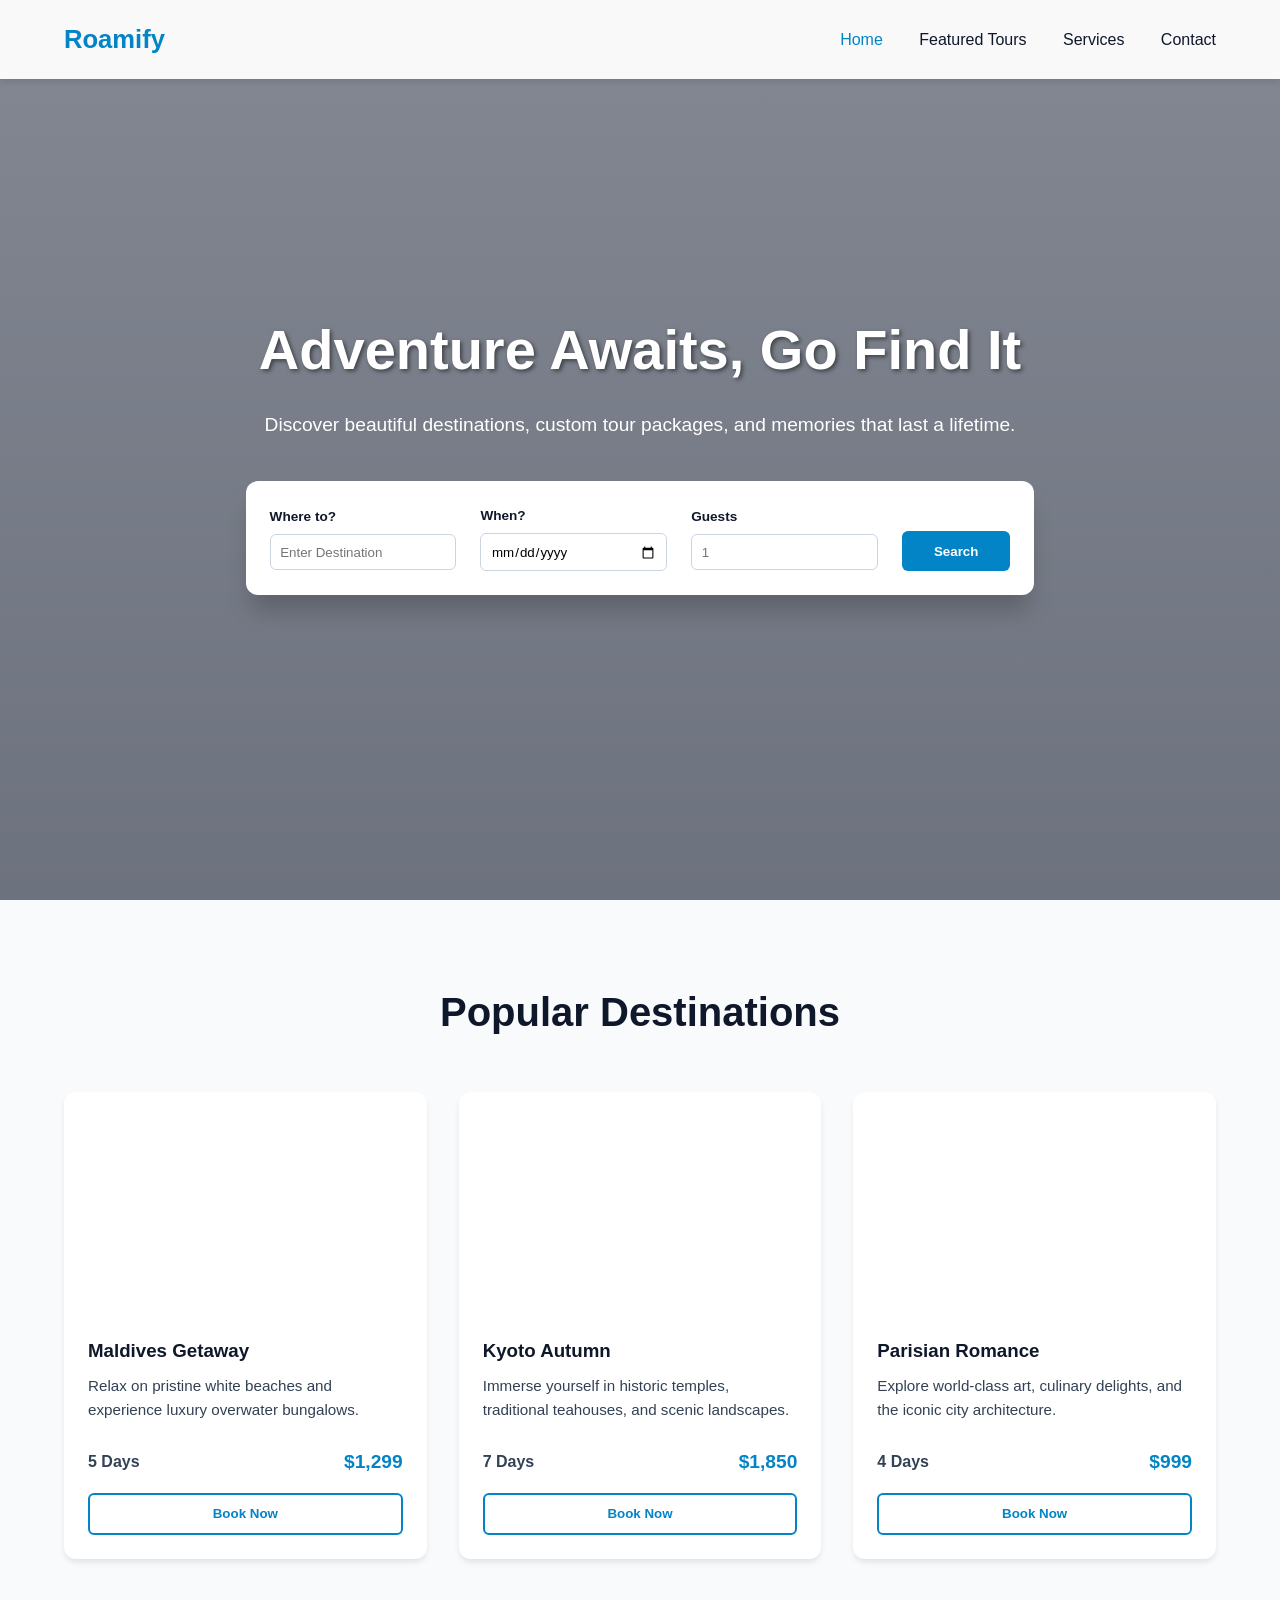
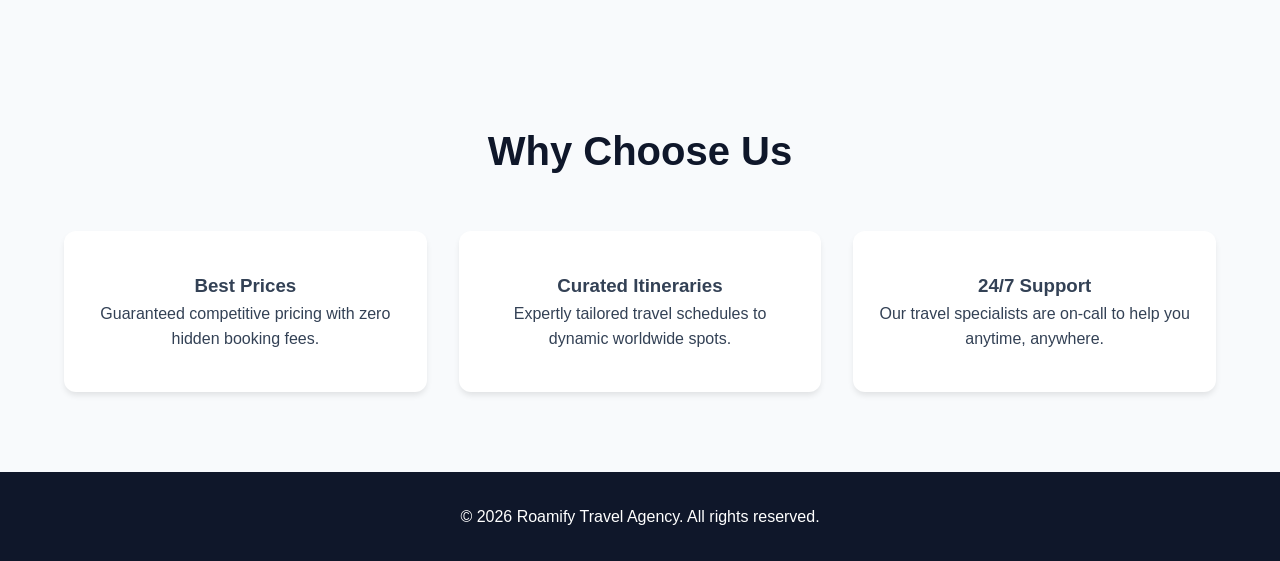
<file: Project/Tour-Travel/index.html>
<!DOCTYPE html>
<html lang="en">
<head>
    <meta charset="UTF-8">
    <meta name="viewport" content="width=device-width, initial-scale=1.0">
    <title>Roamify | Explore The World</title>
    <!-- Font Awesome for Icons -->
    <link rel="stylesheet" href="https://cloudflare.com">
    <link rel="stylesheet" href="index.css">
</head>
<body>

    <!-- Header / Navbar Section -->
    <header class="navbar">
        <div class="logo">
            <i class="fa-solid fa-earth-americas"></i> Roamify
        </div>
        <nav class="nav-links" id="navLinks">
            <a href="#home" class="active">Home</a>
            <a href="#tours">Featured Tours</a>
            <a href="#services">Services</a>
            <a href="#contact">Contact</a>
        </nav>
        <div class="menu-toggle" id="menuToggle">
            <i class="fa-solid fa-bars"></i>
        </div>
    </header>

    <!-- Hero Section -->
    <section id="home" class="hero">
        <div class="hero-content">
            <h1>Adventure Awaits, Go Find It</h1>
            <p>Discover beautiful destinations, custom tour packages, and memories that last a lifetime.</p>
            
            <!-- Booking Form Container -->
            <div class="booking-container">
                <div class="input-group">
                    <label><i class="fa-solid fa-location-dot"></i> Where to?</label>
                    <input type="text" placeholder="Enter Destination">
                </div>
                <div class="input-group">
                    <label><i class="fa-solid fa-calendar-days"></i> When?</label>
                    <input type="date">
                </div>
                <div class="input-group">
                    <label><i class="fa-solid fa-user"></i> Guests</label>
                    <input type="number" min="1" placeholder="1">
                </div>
                <button class="btn-search">Search</button>
            </div>
        </div>
    </section>

    <!-- Featured Tours Section -->
    <section id="tours" class="tours-section">
        <h2 class="section-title">Popular Destinations</h2>
        <div class="tours-grid">
            
            <!-- Card 1 -->
            <div class="tour-card">
                <div class="card-img" style="background-image: url('https://unsplash.com');"></div>
                <div class="card-content">
                    <h3>Maldives Getaway</h3>
                    <p>Relax on pristine white beaches and experience luxury overwater bungalows.</p>
                    <div class="card-meta">
                        <span><i class="fa-solid fa-clock"></i> 5 Days</span>
                        <span class="price">$1,299</span>
                    </div>
                    <button class="btn-book open-modal">Book Now</button>
                </div>
            </div>

            <!-- Card 2 -->
            <div class="tour-card">
                <div class="card-img" style="background-image: url('https://unsplash.com');"></div>
                <div class="card-content">
                    <h3>Kyoto Autumn</h3>
                    <p>Immerse yourself in historic temples, traditional teahouses, and scenic landscapes.</p>
                    <div class="card-meta">
                        <span><i class="fa-solid fa-clock"></i> 7 Days</span>
                        <span class="price">$1,850</span>
                    </div>
                    <button class="btn-book open-modal">Book Now</button>
                </div>
            </div>

            <!-- Card 3 -->
            <div class="tour-card">
                <div class="card-img" style="background-image: url('https://unsplash.com');"></div>
                <div class="card-content">
                    <h3>Parisian Romance</h3>
                    <p>Explore world-class art, culinary delights, and the iconic city architecture.</p>
                    <div class="card-meta">
                        <span><i class="fa-solid fa-clock"></i> 4 Days</span>
                        <span class="price">$999</span>
                    </div>
                    <button class="btn-book open-modal">Book Now</button>
                </div>
            </div>

        </div>
    </section>

    <!-- Services Section -->
    <section id="services" class="services-section">
        <h2 class="section-title">Why Choose Us</h2>
        <div class="services-grid">
            <div class="service-box">
                <i class="fa-solid fa-wallet"></i>
                <h3>Best Prices</h3>
                <p>Guaranteed competitive pricing with zero hidden booking fees.</p>
            </div>
            <div class="service-box">
                <i class="fa-solid fa-route"></i>
                <h3>Curated Itineraries</h3>
                <p>Expertly tailored travel schedules to dynamic worldwide spots.</p>
            </div>
            <div class="service-box">
                <i class="fa-solid fa-headset"></i>
                <h3>24/7 Support</h3>
                <p>Our travel specialists are on-call to help you anytime, anywhere.</p>
            </div>
        </div>
    </section>

    <!-- Booking Modal (Popup) -->
    <div class="modal" id="bookingModal">
        <div class="modal-content">
            <span class="close-modal">&times;</span>
            <h3>Inquire About Your Trip</h3>
            <form id="inquiryForm">
                <input type="text" placeholder="Your Name" required>
                <input type="email" placeholder="Your Email" required>
                <textarea rows="4" placeholder="Special requirements or questions?"></textarea>
                <button type="submit" class="btn-search">Submit Request</button>
            </form>
        </div>
    </div>

    <!-- Footer -->
    <footer>
        <p>&copy; 2026 Roamify Travel Agency. All rights reserved.</p>
    </footer>

    <script src="index.js"></script>
</body>
</html>
</file>
<file: Project/Tour-Travel/index.css>
/* Core Styling Variables & Resets */
:root {
    --primary: #0284c7;
    --dark: #0f172a;
    --light: #f8fafc;
    --text: #334155;
    --shadow: 0 4px 6px -1px rgb(0 0 0 / 0.1);
}

* {
    margin: 0;
    padding: 0;
    box-sizing: border-box;
    font-family: 'Segoe UI', Tahoma, Geneva, Verdana, sans-serif;
    scroll-behavior: smooth;
}

body {
    background-color: var(--light);
    color: var(--text);
    line-height: 1.6;
}

/* Navbar */
.navbar {
    position: fixed;
    top: 0;
    width: 100%;
    background: rgba(255, 255, 255, 0.95);
    display: flex;
    justify-content: space-between;
    align-items: center;
    padding: 1.2rem 5%;
    box-shadow: var(--shadow);
    z-index: 1000;
}

.navbar .logo {
    font-size: 1.6rem;
    font-weight: 700;
    color: var(--primary);
}

.nav-links a {
    text-decoration: none;
    color: var(--dark);
    margin-left: 2rem;
    font-weight: 500;
    transition: color 0.3s;
}

.nav-links a:hover, .nav-links a.active {
    color: var(--primary);
}

.menu-toggle {
    display: none;
    font-size: 1.5rem;
    cursor: pointer;
}

/* Hero Section */
.hero {
    height: 100vh;
    background: linear-gradient(rgba(15, 23, 42, 0.5), rgba(15, 23, 42, 0.6)), 
                url('https://unsplash.com') no-repeat center center/cover;
    display: flex;
    align-items: center;
    justify-content: center;
    text-align: center;
    color: white;
    padding: 0 1rem;
}

.hero-content h1 {
    font-size: 3.5rem;
    margin-bottom: 1rem;
    text-shadow: 2px 2px 4px rgba(0,0,0,0.5);
}

.hero-content p {
    font-size: 1.2rem;
    margin-bottom: 2.5rem;
}

/* Search Booking Container */
.booking-container {
    background: white;
    padding: 1.5rem;
    border-radius: 12px;
    display: flex;
    flex-wrap: wrap;
    gap: 1.5rem;
    justify-content: center;
    align-items: center;
    max-width: 900px;
    margin: 0 auto;
    box-shadow: 0 20px 25px -5px rgb(0 0 0 / 0.2);
}

.input-group {
    display: flex;
    flex-direction: column;
    align-items: flex-start;
    flex: 1;
    min-width: 180px;
}

.input-group label {
    color: var(--dark);
    font-size: 0.85rem;
    font-weight: 600;
    margin-bottom: 0.4rem;
}

.input-group input {
    width: 100%;
    padding: 0.6rem;
    border: 1px solid #cbd5e1;
    border-radius: 6px;
    outline: none;
}

.btn-search {
    background: var(--primary);
    color: white;
    padding: 0.8rem 2rem;
    border: none;
    border-radius: 6px;
    font-weight: 600;
    cursor: pointer;
    align-self: flex-end;
    transition: background 0.3s;
}

.btn-search:hover {
    background: #0369a1;
}

/* Sections Configuration */
.tours-section, .services-section {
    padding: 5rem 5%;
}

.section-title {
    text-align: center;
    font-size: 2.5rem;
    color: var(--dark);
    margin-bottom: 3rem;
}

/* Tours Grid & Cards */
.tours-grid {
    display: grid;
    grid-template-columns: repeat(auto-fit, minmax(300px, 1fr));
    gap: 2rem;
}

.tour-card {
    background: white;
    border-radius: 12px;
    overflow: hidden;
    box-shadow: var(--shadow);
    transition: transform 0.3s;
}

.tour-card:hover {
    transform: translateY(-5px);
}

.card-img {
    height: 220px;
    background-size: cover;
    background-position: center;
}

.card-content {
    padding: 1.5rem;
}

.card-content h3 {
    margin-bottom: 0.5rem;
    color: var(--dark);
}

.card-content p {
    font-size: 0.95rem;
    margin-bottom: 1.5rem;
}

.card-meta {
    display: flex;
    justify-content: space-between;
    align-items: center;
    margin-bottom: 1rem;
    font-weight: 600;
}

.card-meta .price {
    color: var(--primary);
    font-size: 1.2rem;
}

.btn-book {
    width: 100%;
    padding: 0.7rem;
    background: transparent;
    border: 2px solid var(--primary);
    color: var(--primary);
    font-weight: 600;
    border-radius: 6px;
    cursor: pointer;
    transition: all 0.3s;
}

.btn-book:hover {
    background: var(--primary);
    color: white;
}

/* Services section */
.services-grid {
    display: grid;
    grid-template-columns: repeat(auto-fit, minmax(250px, 1fr));
    gap: 2rem;
    text-align: center;
}

.service-box {
    background: white;
    padding: 2.5rem 1.5rem;
    border-radius: 12px;
    box-shadow: var(--shadow);
}

.service-box i {
    font-size: 2.5rem;
    color: var(--primary);
    margin-bottom: 1rem;
}

/* Modal Window styling */
.modal {
    display: none;
    position: fixed;
    top: 0;
    left: 0;
    width: 100%;
    height: 100%;
    background: rgba(0,0,0,0.6);
    z-index: 2000;
    justify-content: center;
    align-items: center;
}

.modal-content {
    background: white;
    padding: 2rem;
    border-radius: 12px;
    max-width: 450px;
    width: 90%;
    position: relative;
}

.close-modal {
    position: absolute;
    top: 10px;
    right: 15px;
    font-size: 1.8rem;
    cursor: pointer;
}

.modal-content form {
    display: flex;
    flex-direction: column;
    gap: 1rem;
    margin-top: 1.5rem;
}

.modal-content input, .modal-content textarea {
    padding: 0.7rem;
    border: 1px solid #cbd5e1;
    border-radius: 6px;
    outline: none;
}

/* Footer layout */
footer {
    background: var(--dark);
    color: white;
    text-align: center;
    padding: 2rem;
}

/* Responsive Media Queries */
@media (max-width: 768px) {
    .nav-links {
        display: none;
        flex-direction: column;
        position: absolute;
        top: 100%;
        left: 0;
        width: 100%;
        background: white;
        padding: 1rem 0;
        box-shadow: var(--shadow);
    }
    .nav-links.active {
        display: flex;
    }
    .nav-links a {
        margin: 1rem 5%;
    }
    .menu-toggle {
        display: block;
    }
    .hero-content h1 {
        font-size: 2.3rem;
    }
    .booking-container {
        flex-direction: column;
        align-items: stretch;
    }
    .btn-search {
        align-self: stretch;
    }
}
</file>
